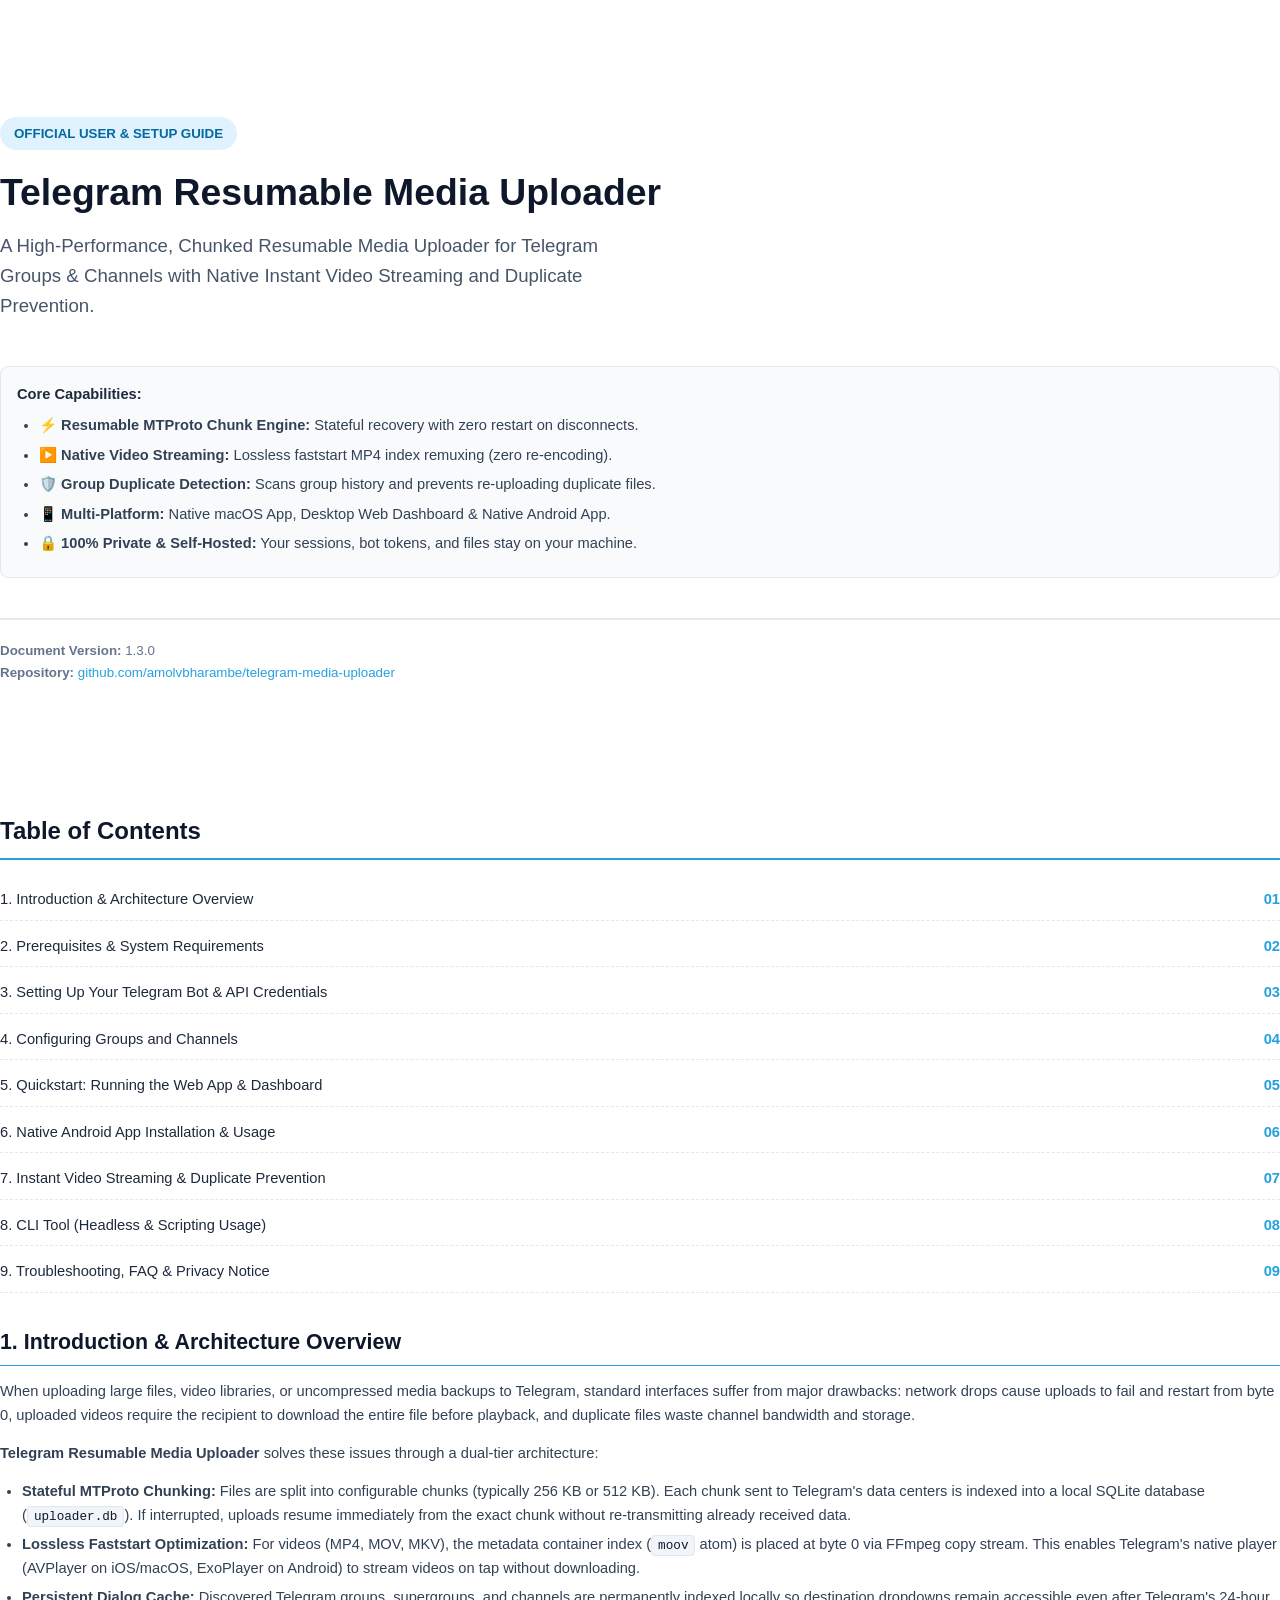
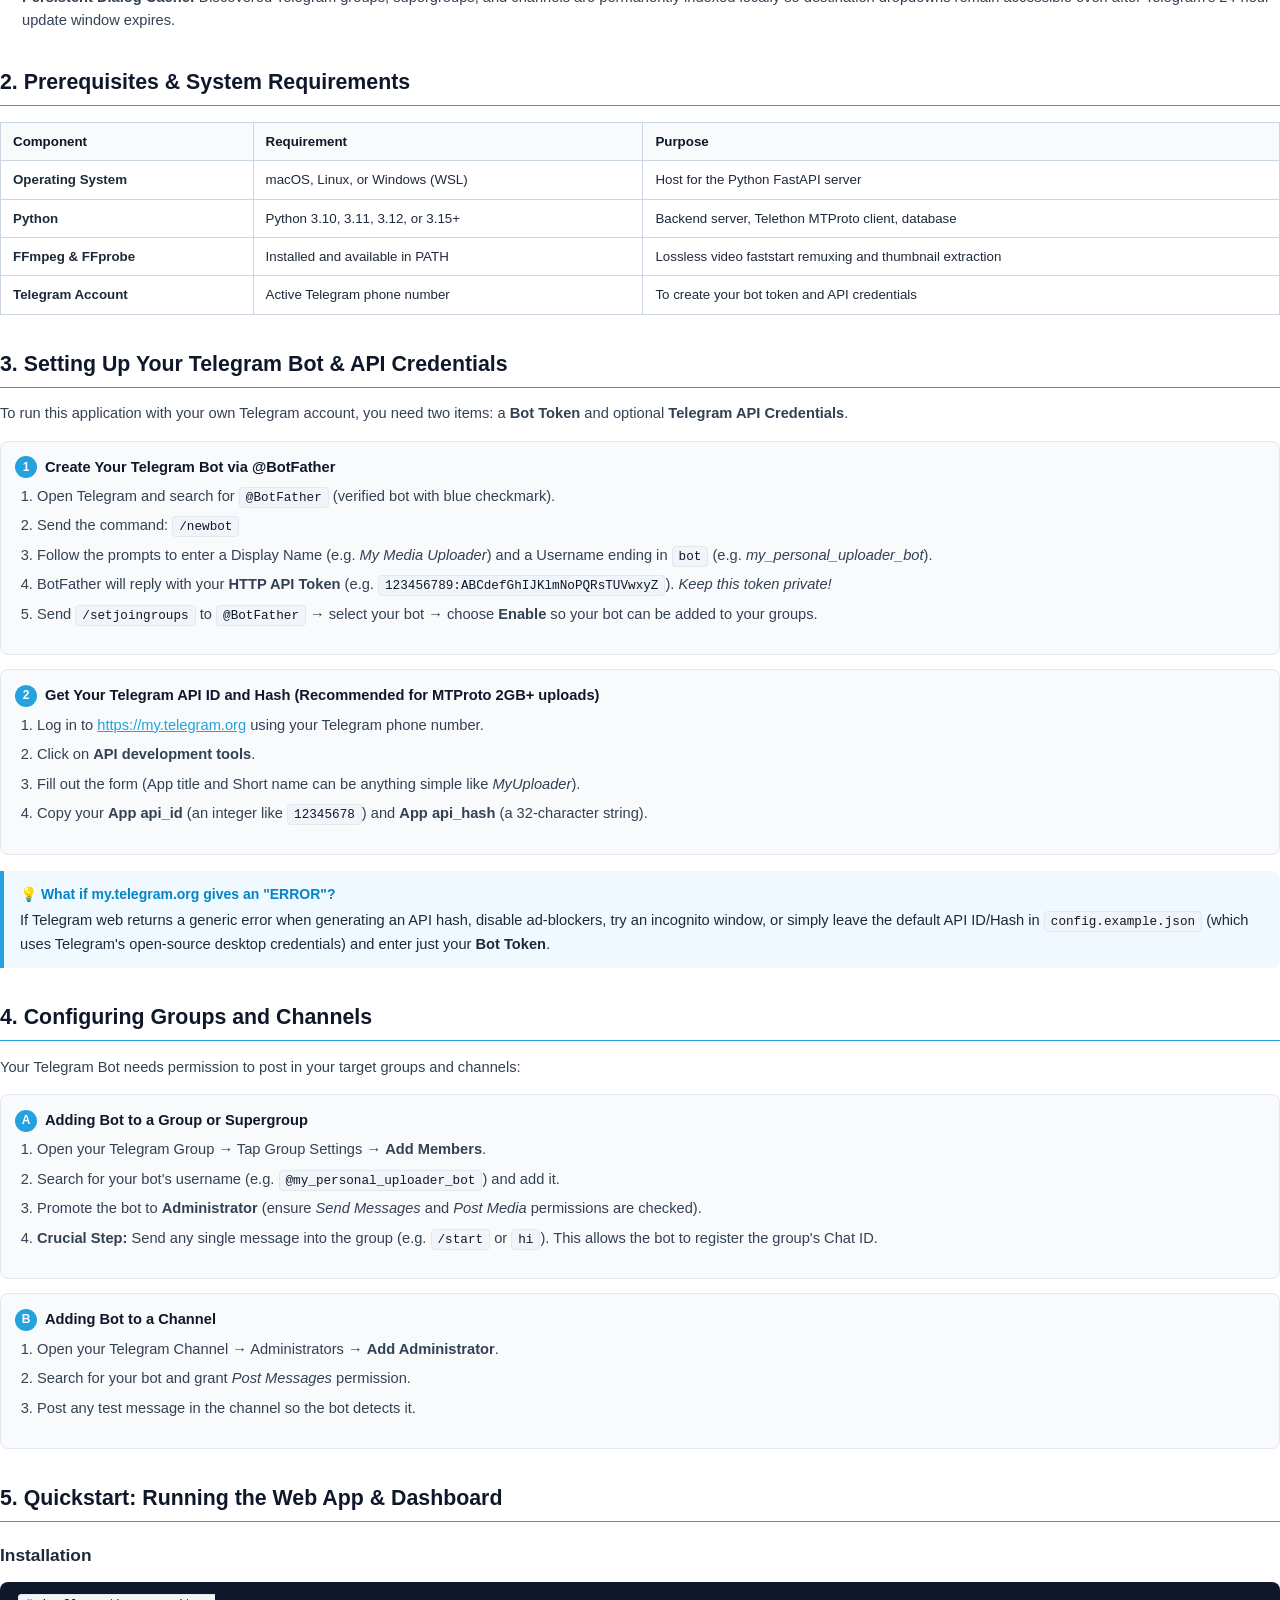
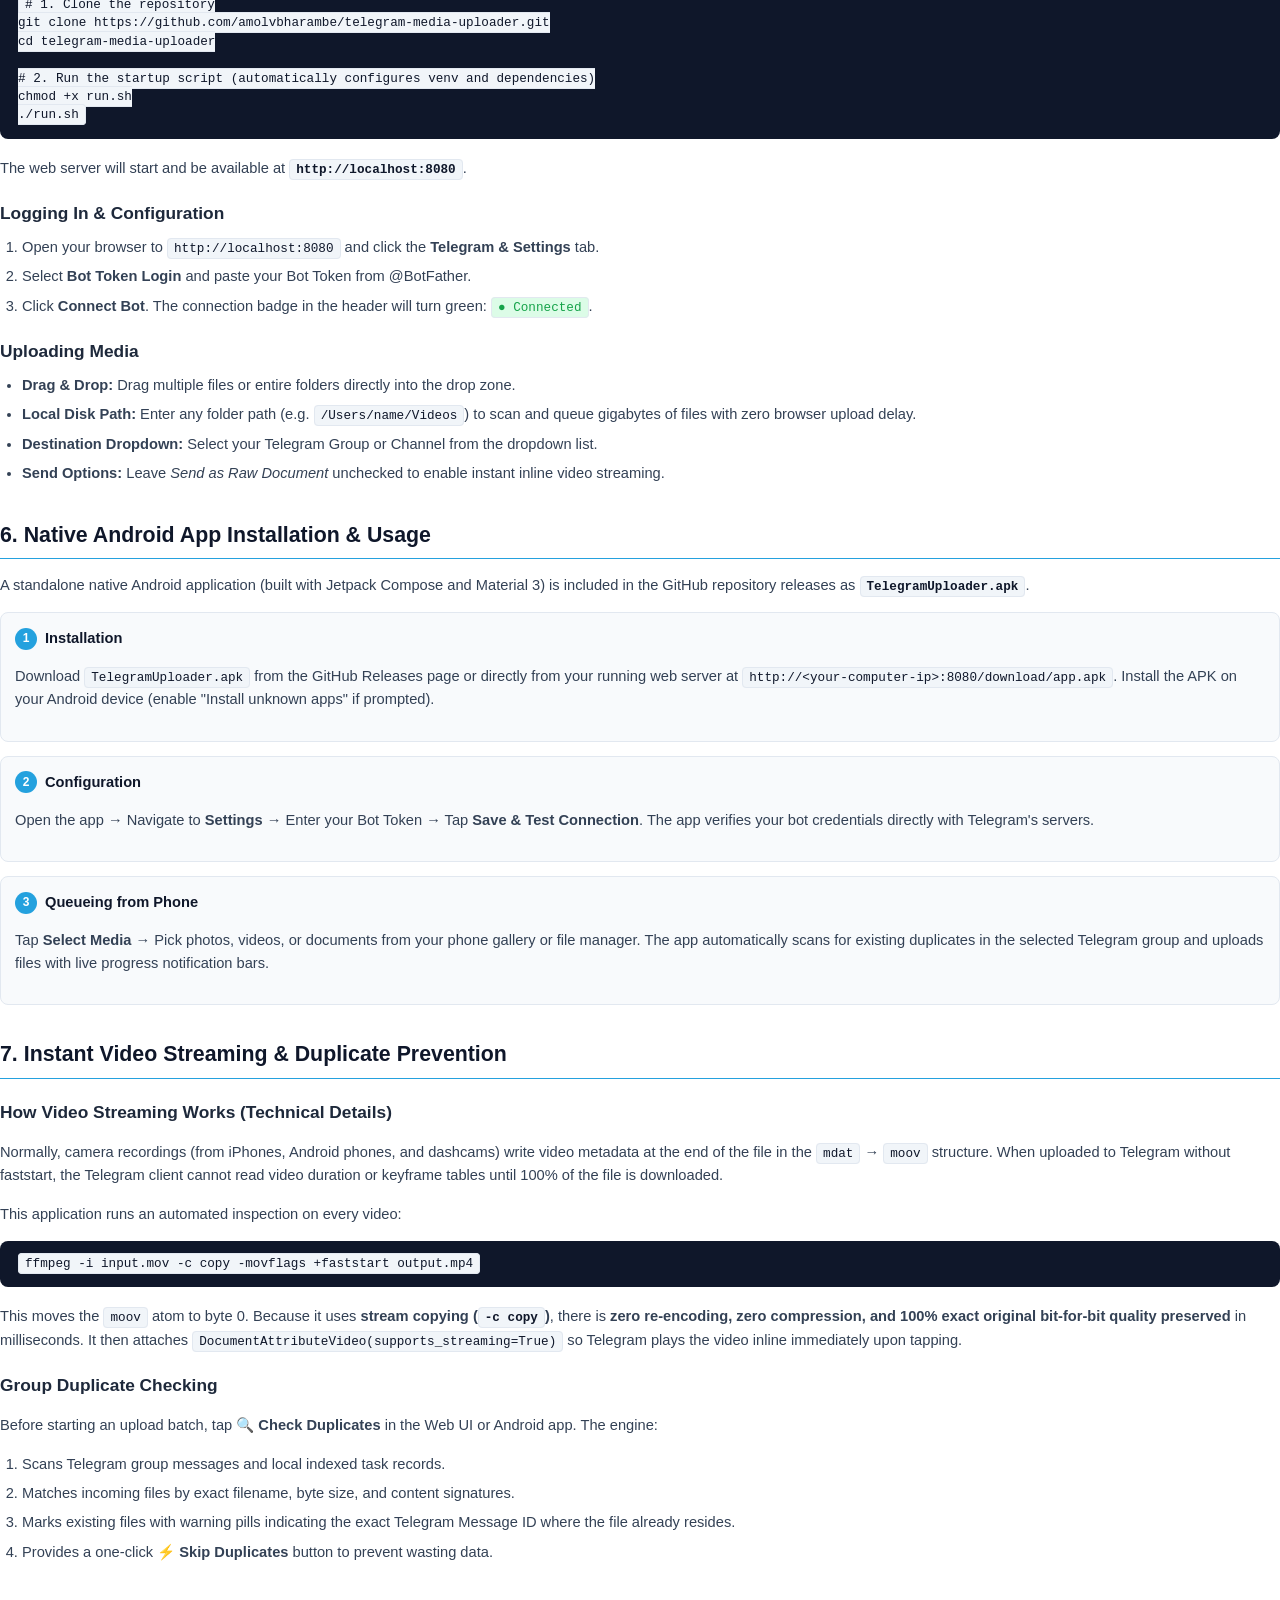
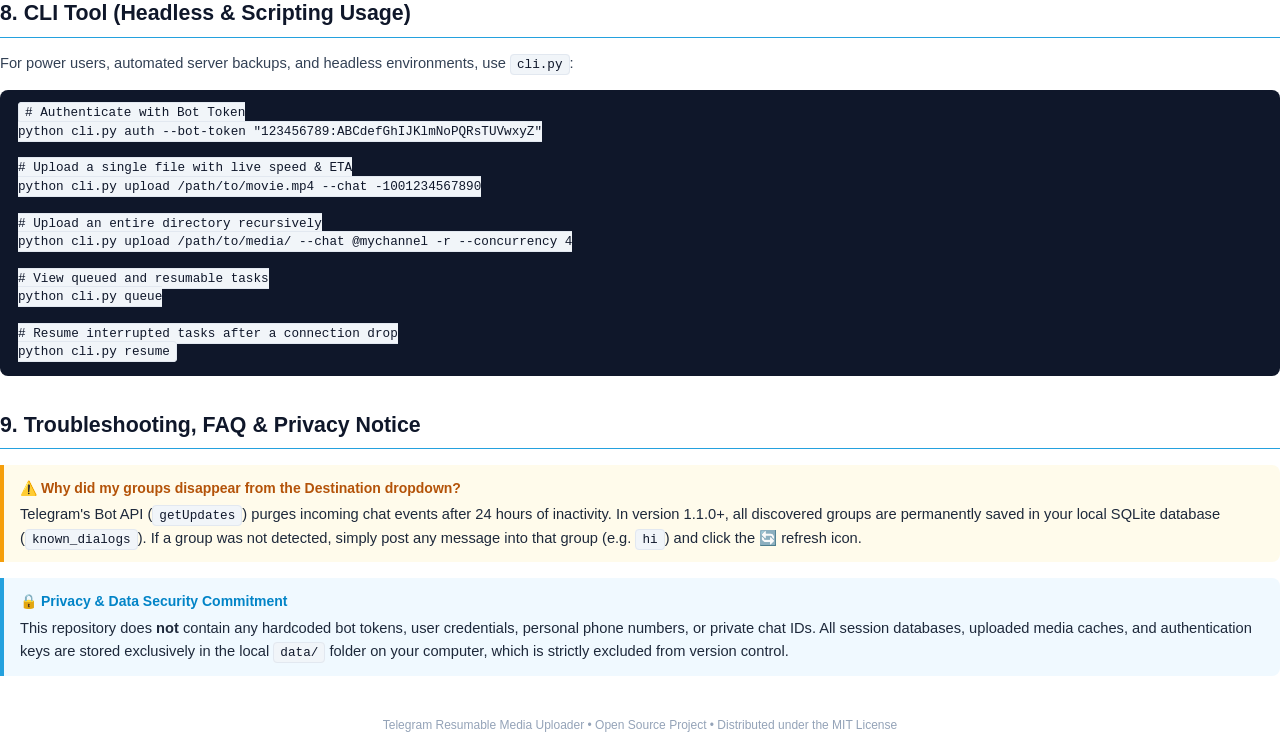
<file: docs/user_guide.html>
<!DOCTYPE html>
<html lang="en">
<head>
  <meta charset="UTF-8">
  <title>Telegram Resumable Media Uploader - Setup & User Guide</title>
  <style>
    @page {
      size: A4;
      margin: 20mm 15mm 20mm 15mm;
      @bottom-right {
        content: counter(page);
      }
    }
    body {
      font-family: -apple-system, BlinkMacSystemFont, "Segoe UI", Roboto, Helvetica, Arial, sans-serif;
      color: #1e293b;
      line-height: 1.6;
      font-size: 11pt;
      margin: 0;
      padding: 0;
    }
    .cover {
      page-break-after: always;
      display: flex;
      flex-direction: column;
      justify-content: center;
      min-height: 80vh;
      padding-top: 40px;
    }
    .cover-badge {
      display: inline-block;
      background: #e0f2fe;
      color: #0369a1;
      padding: 6px 14px;
      border-radius: 20px;
      font-weight: 600;
      font-size: 10pt;
      margin-bottom: 20px;
      width: fit-content;
    }
    .cover h1 {
      font-size: 28pt;
      line-height: 1.2;
      color: #0f172a;
      margin: 0 0 16px 0;
      font-weight: 800;
    }
    .cover .subtitle {
      font-size: 14pt;
      color: #475569;
      margin-bottom: 30px;
      max-width: 650px;
    }
    .cover-meta {
      margin-top: 40px;
      padding-top: 20px;
      border-top: 2px solid #e2e8f0;
      font-size: 10pt;
      color: #64748b;
    }
    .toc {
      page-break-after: always;
      padding-top: 20px;
    }
    .toc h2 {
      font-size: 18pt;
      color: #0f172a;
      border-bottom: 2px solid #24A1DE;
      padding-bottom: 8px;
      margin-bottom: 20px;
    }
    .toc ul {
      list-style: none;
      padding: 0;
      margin: 0;
    }
    .toc li {
      padding: 8px 0;
      border-bottom: 1px dashed #e2e8f0;
      display: flex;
      justify-content: space-between;
      font-weight: 500;
    }
    .toc li span.title {
      color: #1e293b;
    }
    .toc li span.num {
      color: #24A1DE;
      font-weight: 700;
    }
    h2 {
      font-size: 16pt;
      color: #0f172a;
      border-bottom: 1.5px solid #24A1DE;
      padding-bottom: 6px;
      margin-top: 32px;
      margin-bottom: 14px;
      page-break-after: avoid;
    }
    h3 {
      font-size: 13pt;
      color: #1e293b;
      margin-top: 20px;
      margin-bottom: 8px;
      page-break-after: avoid;
    }
    p, li {
      color: #334155;
    }
    ul, ol {
      margin-top: 6px;
      margin-bottom: 14px;
      padding-left: 22px;
    }
    li {
      margin-bottom: 6px;
    }
    code {
      font-family: ui-monospace, SFMono-Regular, Menlo, Monaco, Consolas, monospace;
      background: #f1f5f9;
      color: #0f172a;
      padding: 2px 6px;
      border-radius: 4px;
      font-size: 9.5pt;
      border: 1px solid #e2e8f0;
    }
    pre {
      background: #0f172a;
      color: #f8fafc;
      padding: 14px 18px;
      border-radius: 8px;
      font-family: ui-monospace, SFMono-Regular, Menlo, Monaco, Consolas, monospace;
      font-size: 9pt;
      line-height: 1.45;
      overflow-x: auto;
      margin: 12px 0 18px 0;
      page-break-inside: avoid;
    }
    .callout {
      background: #f0f9ff;
      border-left: 4px solid #24A1DE;
      padding: 12px 16px;
      border-radius: 0 8px 8px 0;
      margin: 16px 0;
      page-break-inside: avoid;
    }
    .callout-title {
      font-weight: 700;
      color: #0284c7;
      margin-bottom: 4px;
      font-size: 10.5pt;
    }
    .warning-callout {
      background: #fffbeb;
      border-left: 4px solid #f59e0b;
    }
    .warning-callout .callout-title {
      color: #b45309;
    }
    table {
      width: 100%;
      border-collapse: collapse;
      margin: 16px 0;
      font-size: 10pt;
      page-break-inside: avoid;
    }
    th, td {
      border: 1px solid #cbd5e1;
      padding: 8px 12px;
      text-align: left;
    }
    th {
      background: #f8fafc;
      color: #0f172a;
      font-weight: 600;
    }
    .step-box {
      background: #f8fafc;
      border: 1px solid #e2e8f0;
      border-radius: 8px;
      padding: 14px;
      margin-bottom: 14px;
      page-break-inside: avoid;
    }
    .step-header {
      font-weight: 700;
      color: #0f172a;
      display: flex;
      align-items: center;
      gap: 8px;
      margin-bottom: 6px;
    }
    .step-badge {
      background: #24A1DE;
      color: white;
      border-radius: 50%;
      width: 22px;
      height: 22px;
      display: inline-flex;
      align-items: center;
      justify-content: center;
      font-size: 9pt;
      font-weight: 700;
    }
    .page-break {
      page-break-before: always;
    }
  </style>
</head>
<body>

  <!-- COVER PAGE -->
  <div class="cover">
    <div class="cover-badge">OFFICIAL USER &amp; SETUP GUIDE</div>
    <h1>Telegram Resumable Media Uploader</h1>
    <div class="subtitle">
      A High-Performance, Chunked Resumable Media Uploader for Telegram Groups &amp; Channels with Native Instant Video Streaming and Duplicate Prevention.
    </div>

    <div style="background: #f8fafc; border: 1px solid #e2e8f0; border-radius: 8px; padding: 16px; margin-top: 15px;">
      <strong>Core Capabilities:</strong>
      <ul style="margin-bottom: 0; margin-top: 8px;">
        <li>⚡ <strong>Resumable MTProto Chunk Engine:</strong> Stateful recovery with zero restart on disconnects.</li>
        <li>▶️ <strong>Native Video Streaming:</strong> Lossless faststart MP4 index remuxing (zero re-encoding).</li>
        <li>🛡️ <strong>Group Duplicate Detection:</strong> Scans group history and prevents re-uploading duplicate files.</li>
        <li>📱 <strong>Multi-Platform:</strong> Native macOS App, Desktop Web Dashboard &amp; Native Android App.</li>
        <li>🔒 <strong>100% Private &amp; Self-Hosted:</strong> Your sessions, bot tokens, and files stay on your machine.</li>
      </ul>
    </div>

    <div class="cover-meta">
      <strong>Document Version:</strong> 1.3.0<br>
      <strong>Repository:</strong> <a href="https://github.com/amolvbharambe/telegram-media-uploader" style="color: #24A1DE; text-decoration: none;">github.com/amolvbharambe/telegram-media-uploader</a>
    </div>
  </div>

  <!-- TABLE OF CONTENTS -->
  <div class="toc">
    <h2>Table of Contents</h2>
    <ul>
      <li><span class="title">1. Introduction &amp; Architecture Overview</span><span class="num">01</span></li>
      <li><span class="title">2. Prerequisites &amp; System Requirements</span><span class="num">02</span></li>
      <li><span class="title">3. Setting Up Your Telegram Bot &amp; API Credentials</span><span class="num">03</span></li>
      <li><span class="title">4. Configuring Groups and Channels</span><span class="num">04</span></li>
      <li><span class="title">5. Quickstart: Running the Web App &amp; Dashboard</span><span class="num">05</span></li>
      <li><span class="title">6. Native Android App Installation &amp; Usage</span><span class="num">06</span></li>
      <li><span class="title">7. Instant Video Streaming &amp; Duplicate Prevention</span><span class="num">07</span></li>
      <li><span class="title">8. CLI Tool (Headless &amp; Scripting Usage)</span><span class="num">08</span></li>
      <li><span class="title">9. Troubleshooting, FAQ &amp; Privacy Notice</span><span class="num">09</span></li>
    </ul>
  </div>

  <!-- SECTION 1 -->
  <h2>1. Introduction &amp; Architecture Overview</h2>
  <p>
    When uploading large files, video libraries, or uncompressed media backups to Telegram, standard interfaces suffer from major drawbacks: network drops cause uploads to fail and restart from byte 0, uploaded videos require the recipient to download the entire file before playback, and duplicate files waste channel bandwidth and storage.
  </p>
  <p>
    <strong>Telegram Resumable Media Uploader</strong> solves these issues through a dual-tier architecture:
  </p>
  <ul>
    <li><strong>Stateful MTProto Chunking:</strong> Files are split into configurable chunks (typically 256 KB or 512 KB). Each chunk sent to Telegram's data centers is indexed into a local SQLite database (<code>uploader.db</code>). If interrupted, uploads resume immediately from the exact chunk without re-transmitting already received data.</li>
    <li><strong>Lossless Faststart Optimization:</strong> For videos (MP4, MOV, MKV), the metadata container index (<code>moov</code> atom) is placed at byte 0 via FFmpeg copy stream. This enables Telegram's native player (AVPlayer on iOS/macOS, ExoPlayer on Android) to stream videos on tap without downloading.</li>
    <li><strong>Persistent Dialog Cache:</strong> Discovered Telegram groups, supergroups, and channels are permanently indexed locally so destination dropdowns remain accessible even after Telegram's 24-hour update window expires.</li>
  </ul>

  <!-- SECTION 2 -->
  <h2>2. Prerequisites &amp; System Requirements</h2>
  <table>
    <thead>
      <tr>
        <th>Component</th>
        <th>Requirement</th>
        <th>Purpose</th>
      </tr>
    </thead>
    <tbody>
      <tr>
        <td><strong>Operating System</strong></td>
        <td>macOS, Linux, or Windows (WSL)</td>
        <td>Host for the Python FastAPI server</td>
      </tr>
      <tr>
        <td><strong>Python</strong></td>
        <td>Python 3.10, 3.11, 3.12, or 3.15+</td>
        <td>Backend server, Telethon MTProto client, database</td>
      </tr>
      <tr>
        <td><strong>FFmpeg &amp; FFprobe</strong></td>
        <td>Installed and available in PATH</td>
        <td>Lossless video faststart remuxing and thumbnail extraction</td>
      </tr>
      <tr>
        <td><strong>Telegram Account</strong></td>
        <td>Active Telegram phone number</td>
        <td>To create your bot token and API credentials</td>
      </tr>
    </tbody>
  </table>

  <!-- SECTION 3 -->
  <div class="page-break"></div>
  <h2>3. Setting Up Your Telegram Bot &amp; API Credentials</h2>
  <p>To run this application with your own Telegram account, you need two items: a <strong>Bot Token</strong> and optional <strong>Telegram API Credentials</strong>.</p>

  <div class="step-box">
    <div class="step-header">
      <span class="step-badge">1</span>
      <span>Create Your Telegram Bot via @BotFather</span>
    </div>
    <ol>
      <li>Open Telegram and search for <code>@BotFather</code> (verified bot with blue checkmark).</li>
      <li>Send the command: <code>/newbot</code></li>
      <li>Follow the prompts to enter a Display Name (e.g. <em>My Media Uploader</em>) and a Username ending in <code>bot</code> (e.g. <em>my_personal_uploader_bot</em>).</li>
      <li>BotFather will reply with your <strong>HTTP API Token</strong> (e.g. <code>123456789:ABCdefGhIJKlmNoPQRsTUVwxyZ</code>). <em>Keep this token private!</em></li>
      <li>Send <code>/setjoingroups</code> to <code>@BotFather</code> &rarr; select your bot &rarr; choose <strong>Enable</strong> so your bot can be added to your groups.</li>
    </ol>
  </div>

  <div class="step-box">
    <div class="step-header">
      <span class="step-badge">2</span>
      <span>Get Your Telegram API ID and Hash (Recommended for MTProto 2GB+ uploads)</span>
    </div>
    <ol>
      <li>Log in to <a href="https://my.telegram.org" style="color: #24A1DE;">https://my.telegram.org</a> using your Telegram phone number.</li>
      <li>Click on <strong>API development tools</strong>.</li>
      <li>Fill out the form (App title and Short name can be anything simple like <em>MyUploader</em>).</li>
      <li>Copy your <strong>App api_id</strong> (an integer like <code>12345678</code>) and <strong>App api_hash</strong> (a 32-character string).</li>
    </ol>
  </div>

  <div class="callout">
    <div class="callout-title">💡 What if my.telegram.org gives an "ERROR"?</div>
    If Telegram web returns a generic error when generating an API hash, disable ad-blockers, try an incognito window, or simply leave the default API ID/Hash in <code>config.example.json</code> (which uses Telegram's open-source desktop credentials) and enter just your <strong>Bot Token</strong>.
  </div>

  <!-- SECTION 4 -->
  <h2>4. Configuring Groups and Channels</h2>
  <p>Your Telegram Bot needs permission to post in your target groups and channels:</p>
  <div class="step-box">
    <div class="step-header">
      <span class="step-badge">A</span>
      <span>Adding Bot to a Group or Supergroup</span>
    </div>
    <ol>
      <li>Open your Telegram Group &rarr; Tap Group Settings &rarr; <strong>Add Members</strong>.</li>
      <li>Search for your bot's username (e.g. <code>@my_personal_uploader_bot</code>) and add it.</li>
      <li>Promote the bot to <strong>Administrator</strong> (ensure <em>Send Messages</em> and <em>Post Media</em> permissions are checked).</li>
      <li><strong>Crucial Step:</strong> Send any single message into the group (e.g. <code>/start</code> or <code>hi</code>). This allows the bot to register the group's Chat ID.</li>
    </ol>
  </div>

  <div class="step-box">
    <div class="step-header">
      <span class="step-badge">B</span>
      <span>Adding Bot to a Channel</span>
    </div>
    <ol>
      <li>Open your Telegram Channel &rarr; Administrators &rarr; <strong>Add Administrator</strong>.</li>
      <li>Search for your bot and grant <em>Post Messages</em> permission.</li>
      <li>Post any test message in the channel so the bot detects it.</li>
    </ol>
  </div>

  <!-- SECTION 5 -->
  <div class="page-break"></div>
  <h2>5. Quickstart: Running the Web App &amp; Dashboard</h2>

  <h3>Installation</h3>
  <pre><code># 1. Clone the repository
git clone https://github.com/amolvbharambe/telegram-media-uploader.git
cd telegram-media-uploader

# 2. Run the startup script (automatically configures venv and dependencies)
chmod +x run.sh
./run.sh</code></pre>

  <p>The web server will start and be available at <strong><code>http://localhost:8080</code></strong>.</p>

  <h3>Logging In &amp; Configuration</h3>
  <ol>
    <li>Open your browser to <code>http://localhost:8080</code> and click the <strong>Telegram &amp; Settings</strong> tab.</li>
    <li>Select <strong>Bot Token Login</strong> and paste your Bot Token from @BotFather.</li>
    <li>Click <strong>Connect Bot</strong>. The connection badge in the header will turn green: <code style="color: #16a34a; background: #dcfce7;">● Connected</code>.</li>
  </ol>

  <h3>Uploading Media</h3>
  <ul>
    <li><strong>Drag &amp; Drop:</strong> Drag multiple files or entire folders directly into the drop zone.</li>
    <li><strong>Local Disk Path:</strong> Enter any folder path (e.g. <code>/Users/name/Videos</code>) to scan and queue gigabytes of files with zero browser upload delay.</li>
    <li><strong>Destination Dropdown:</strong> Select your Telegram Group or Channel from the dropdown list.</li>
    <li><strong>Send Options:</strong> Leave <em>Send as Raw Document</em> unchecked to enable instant inline video streaming.</li>
  </ul>

  <!-- SECTION 6 -->
  <h2>6. Native Android App Installation &amp; Usage</h2>
  <p>
    A standalone native Android application (built with Jetpack Compose and Material 3) is included in the GitHub repository releases as <strong><code>TelegramUploader.apk</code></strong>.
  </p>

  <div class="step-box">
    <div class="step-header">
      <span class="step-badge">1</span>
      <span>Installation</span>
    </div>
    <p>Download <code>TelegramUploader.apk</code> from the GitHub Releases page or directly from your running web server at <code>http://&lt;your-computer-ip&gt;:8080/download/app.apk</code>. Install the APK on your Android device (enable "Install unknown apps" if prompted).</p>
  </div>

  <div class="step-box">
    <div class="step-header">
      <span class="step-badge">2</span>
      <span>Configuration</span>
    </div>
    <p>Open the app &rarr; Navigate to <strong>Settings</strong> &rarr; Enter your Bot Token &rarr; Tap <strong>Save &amp; Test Connection</strong>. The app verifies your bot credentials directly with Telegram's servers.</p>
  </div>

  <div class="step-box">
    <div class="step-header">
      <span class="step-badge">3</span>
      <span>Queueing from Phone</span>
    </div>
    <p>Tap <strong>Select Media</strong> &rarr; Pick photos, videos, or documents from your phone gallery or file manager. The app automatically scans for existing duplicates in the selected Telegram group and uploads files with live progress notification bars.</p>
  </div>

  <!-- SECTION 7 -->
  <div class="page-break"></div>
  <h2>7. Instant Video Streaming &amp; Duplicate Prevention</h2>

  <h3>How Video Streaming Works (Technical Details)</h3>
  <p>
    Normally, camera recordings (from iPhones, Android phones, and dashcams) write video metadata at the end of the file in the <code>mdat</code> &rarr; <code>moov</code> structure. When uploaded to Telegram without faststart, the Telegram client cannot read video duration or keyframe tables until 100% of the file is downloaded.
  </p>
  <p>
    This application runs an automated inspection on every video:
  </p>
  <pre><code>ffmpeg -i input.mov -c copy -movflags +faststart output.mp4</code></pre>
  <p>
    This moves the <code>moov</code> atom to byte 0. Because it uses <strong>stream copying (<code>-c copy</code>)</strong>, there is <strong>zero re-encoding, zero compression, and 100% exact original bit-for-bit quality preserved</strong> in milliseconds. It then attaches <code>DocumentAttributeVideo(supports_streaming=True)</code> so Telegram plays the video inline immediately upon tapping.
  </p>

  <h3>Group Duplicate Checking</h3>
  <p>
    Before starting an upload batch, tap <strong>🔍 Check Duplicates</strong> in the Web UI or Android app. The engine:
  </p>
  <ol>
    <li>Scans Telegram group messages and local indexed task records.</li>
    <li>Matches incoming files by exact filename, byte size, and content signatures.</li>
    <li>Marks existing files with warning pills indicating the exact Telegram Message ID where the file already resides.</li>
    <li>Provides a one-click <strong>⚡ Skip Duplicates</strong> button to prevent wasting data.</li>
  </ol>

  <!-- SECTION 8 -->
  <h2>8. CLI Tool (Headless &amp; Scripting Usage)</h2>
  <p>For power users, automated server backups, and headless environments, use <code>cli.py</code>:</p>
  <pre><code># Authenticate with Bot Token
python cli.py auth --bot-token "123456789:ABCdefGhIJKlmNoPQRsTUVwxyZ"

# Upload a single file with live speed & ETA
python cli.py upload /path/to/movie.mp4 --chat -1001234567890

# Upload an entire directory recursively
python cli.py upload /path/to/media/ --chat @mychannel -r --concurrency 4

# View queued and resumable tasks
python cli.py queue

# Resume interrupted tasks after a connection drop
python cli.py resume</code></pre>

  <!-- SECTION 9 -->
  <h2>9. Troubleshooting, FAQ &amp; Privacy Notice</h2>

  <div class="callout warning-callout">
    <div class="callout-title">⚠️ Why did my groups disappear from the Destination dropdown?</div>
    Telegram's Bot API (<code>getUpdates</code>) purges incoming chat events after 24 hours of inactivity. In version 1.1.0+, all discovered groups are permanently saved in your local SQLite database (<code>known_dialogs</code>). If a group was not detected, simply post any message into that group (e.g. <code>hi</code>) and click the 🔄 refresh icon.
  </div>

  <div class="callout">
    <div class="callout-title">🔒 Privacy &amp; Data Security Commitment</div>
    This repository does <strong>not</strong> contain any hardcoded bot tokens, user credentials, personal phone numbers, or private chat IDs. All session databases, uploaded media caches, and authentication keys are stored exclusively in the local <code>data/</code> folder on your computer, which is strictly excluded from version control.
  </div>

  <div style="text-align: center; margin-top: 40px; color: #94a3b8; font-size: 9pt;">
    Telegram Resumable Media Uploader &bull; Open Source Project &bull; Distributed under the MIT License
  </div>

</body>
</html>
</file>
